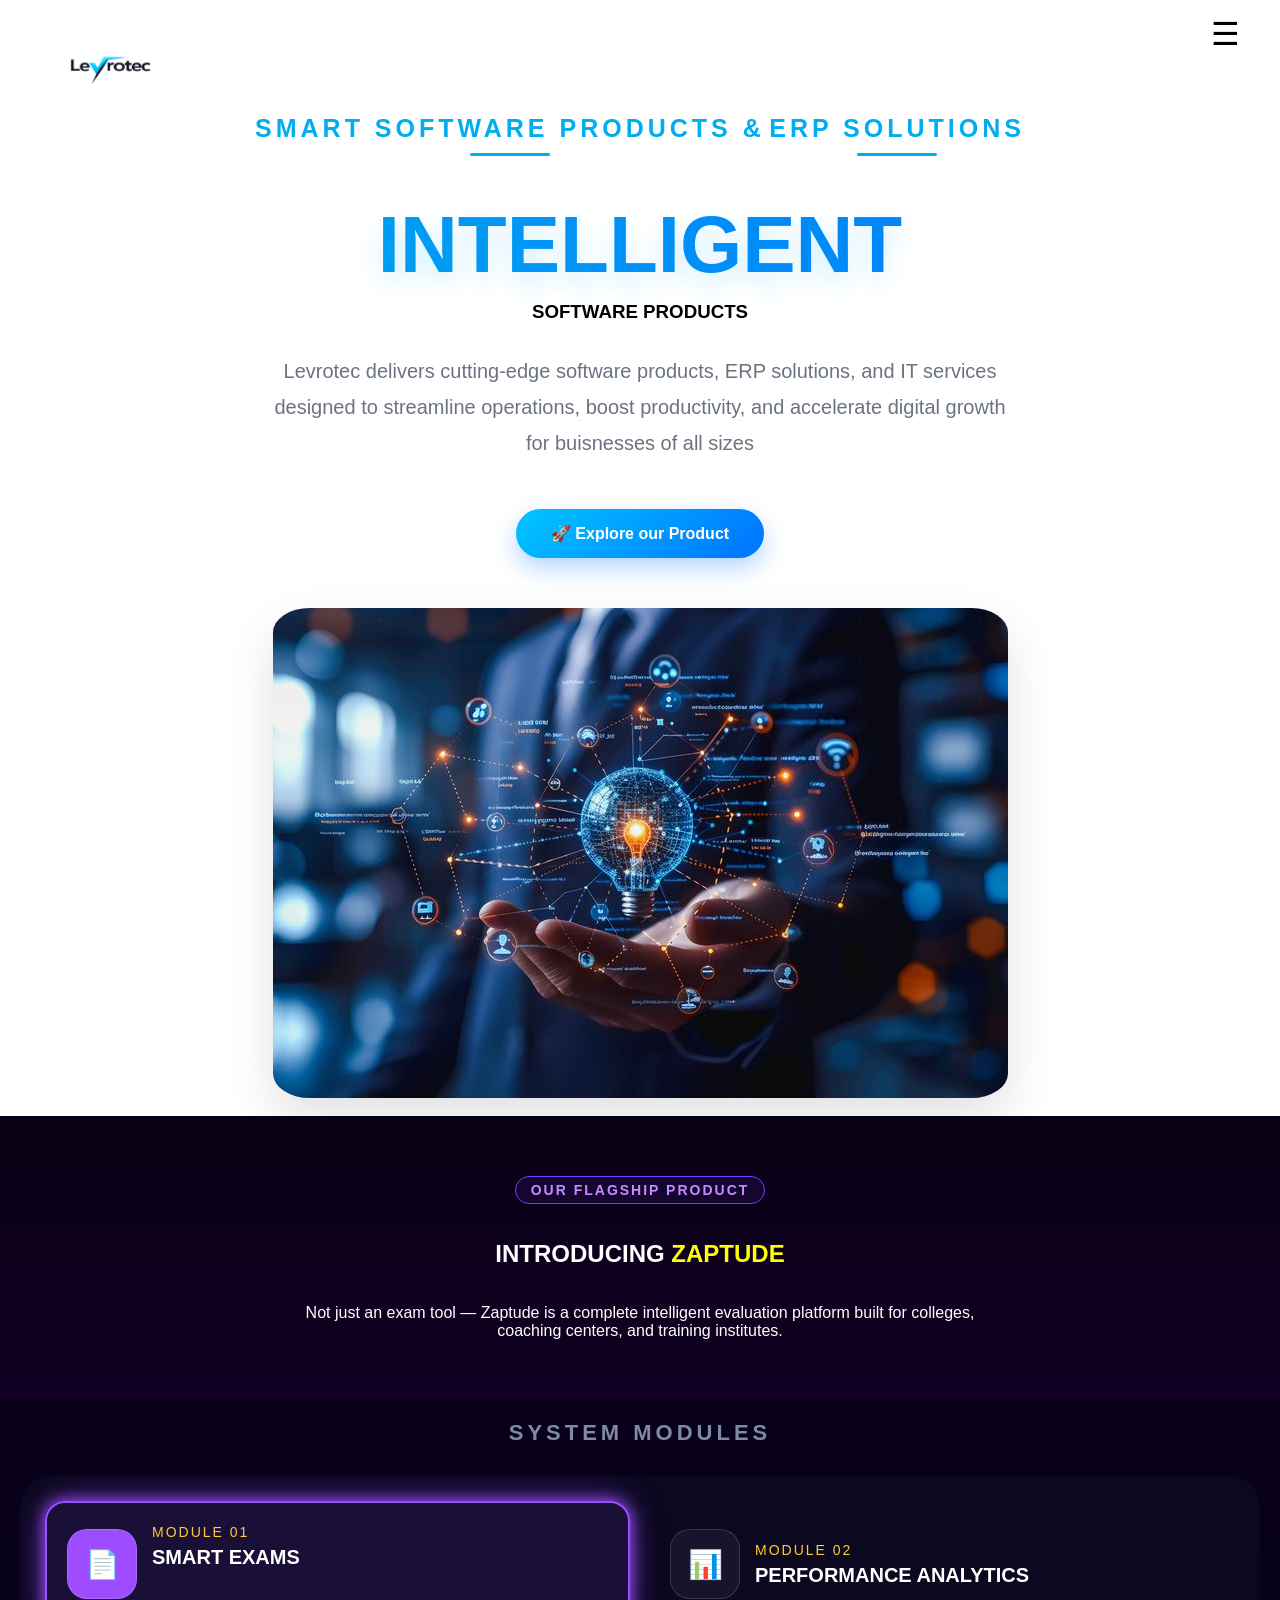
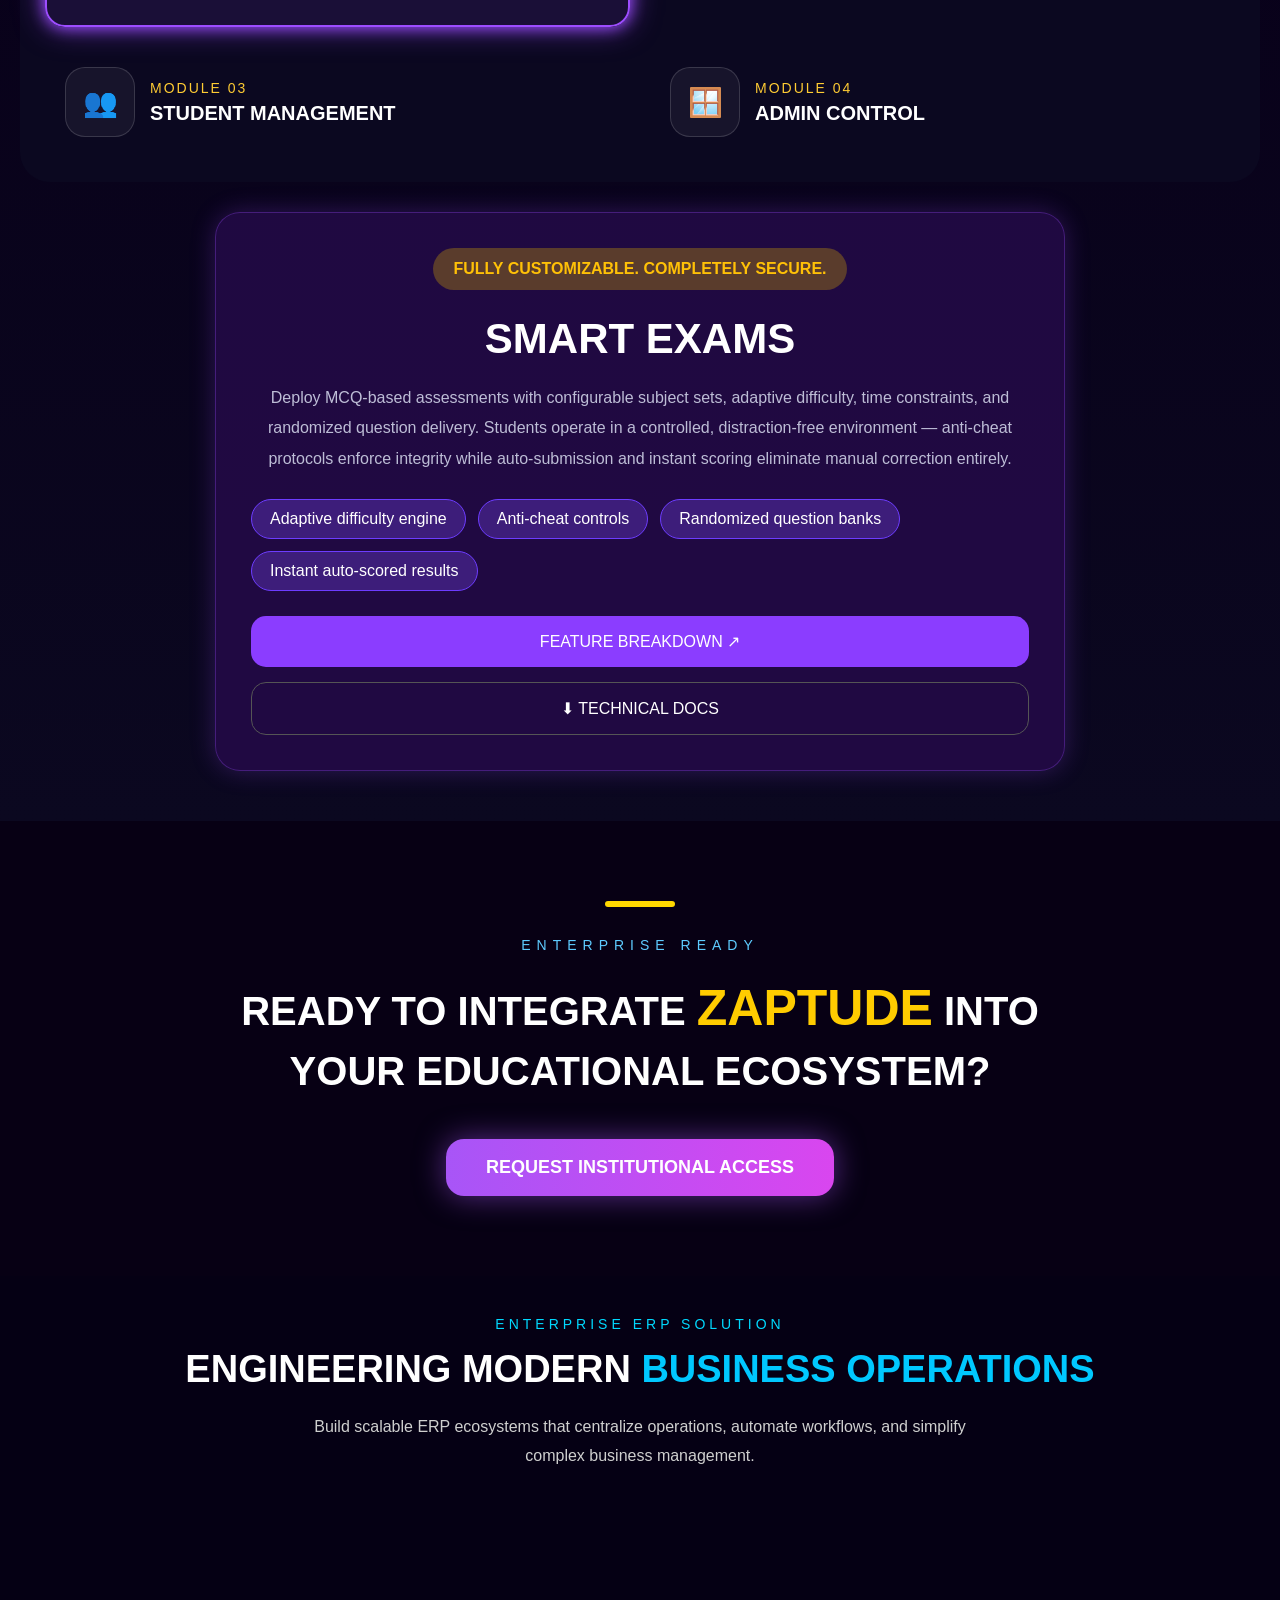
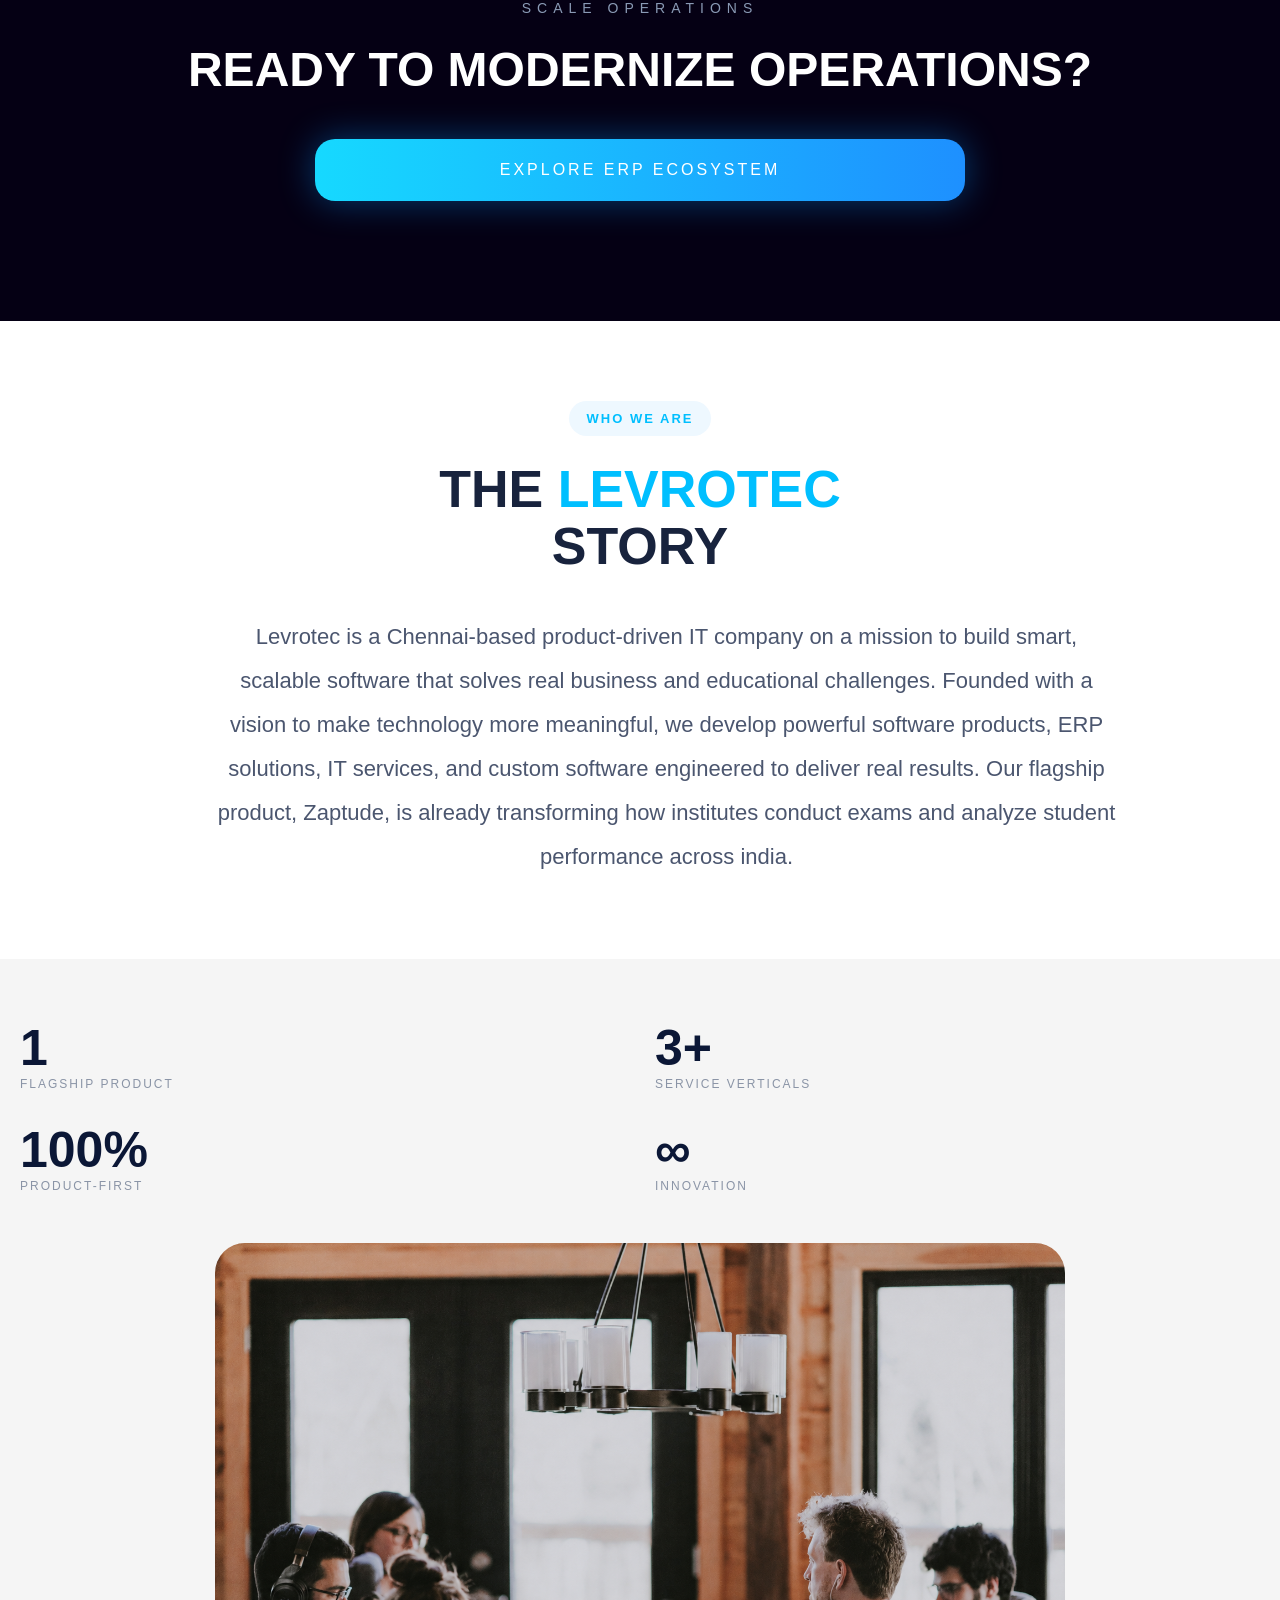
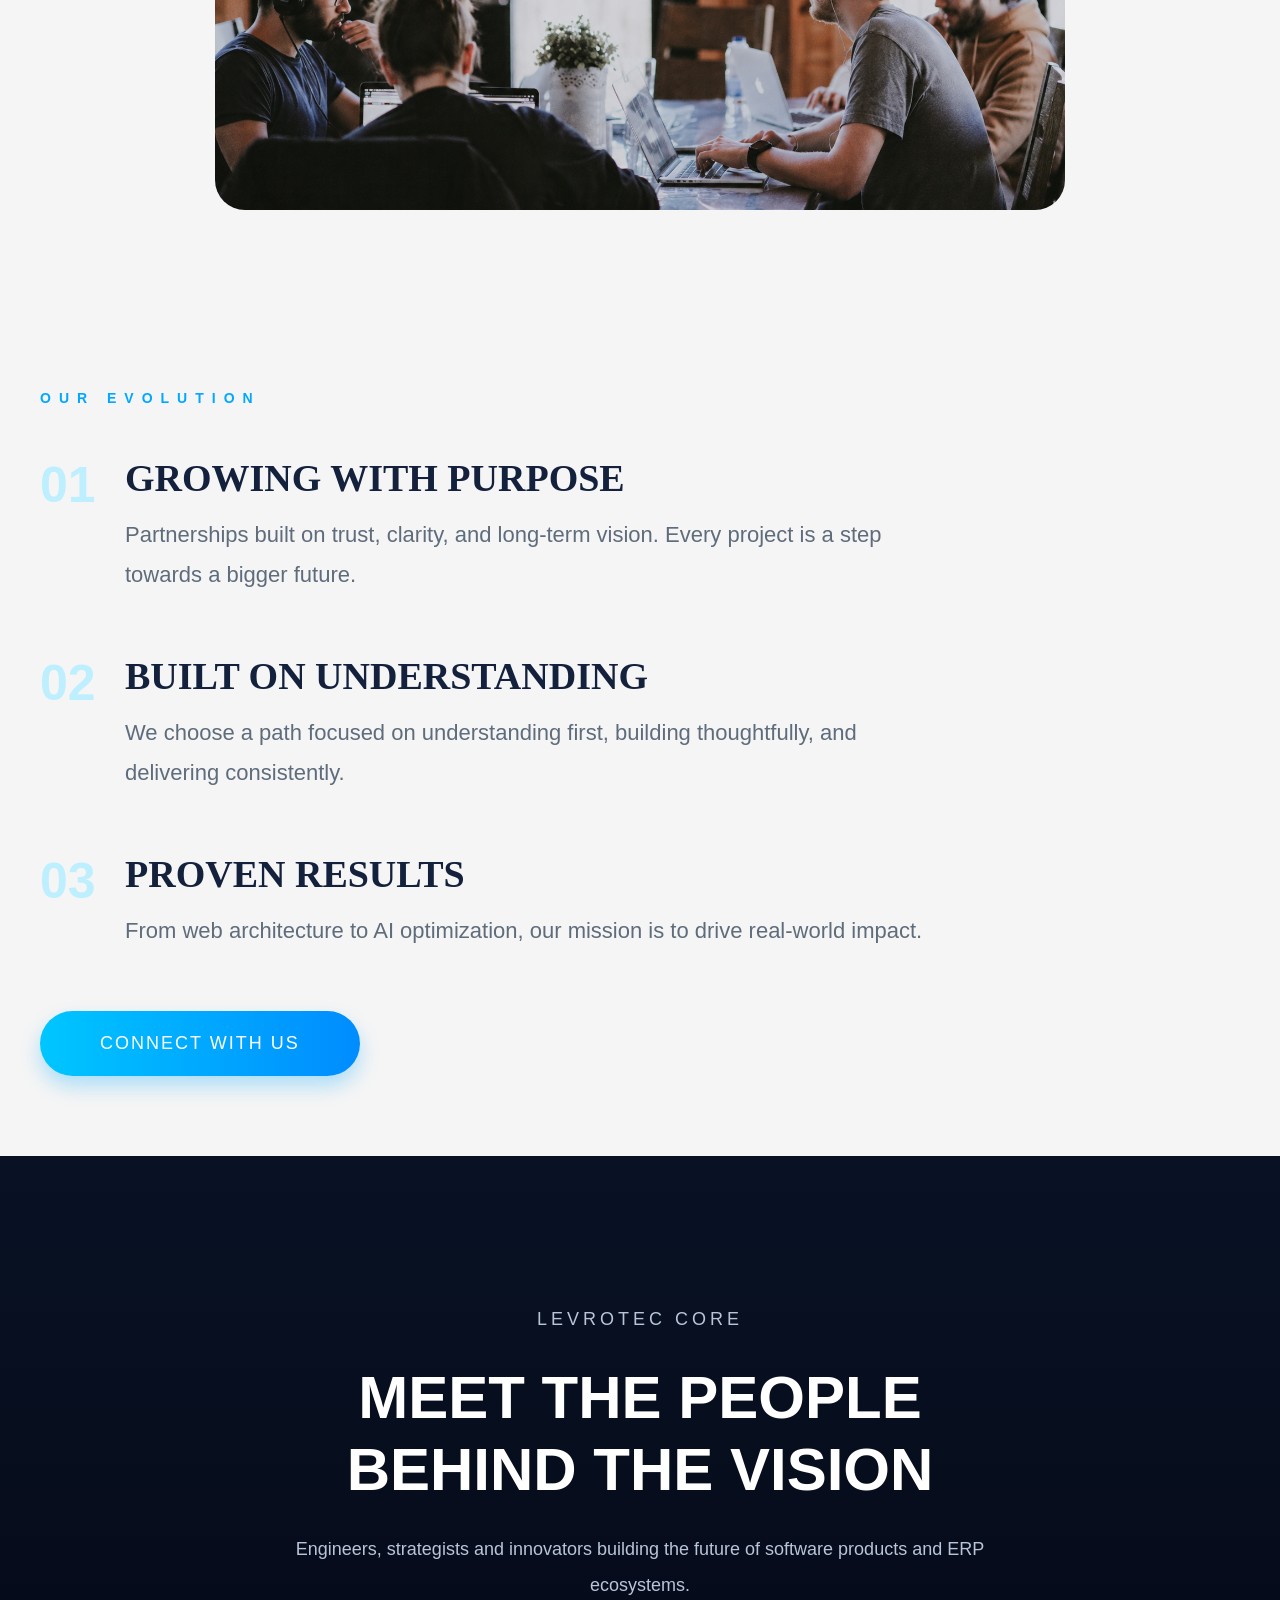
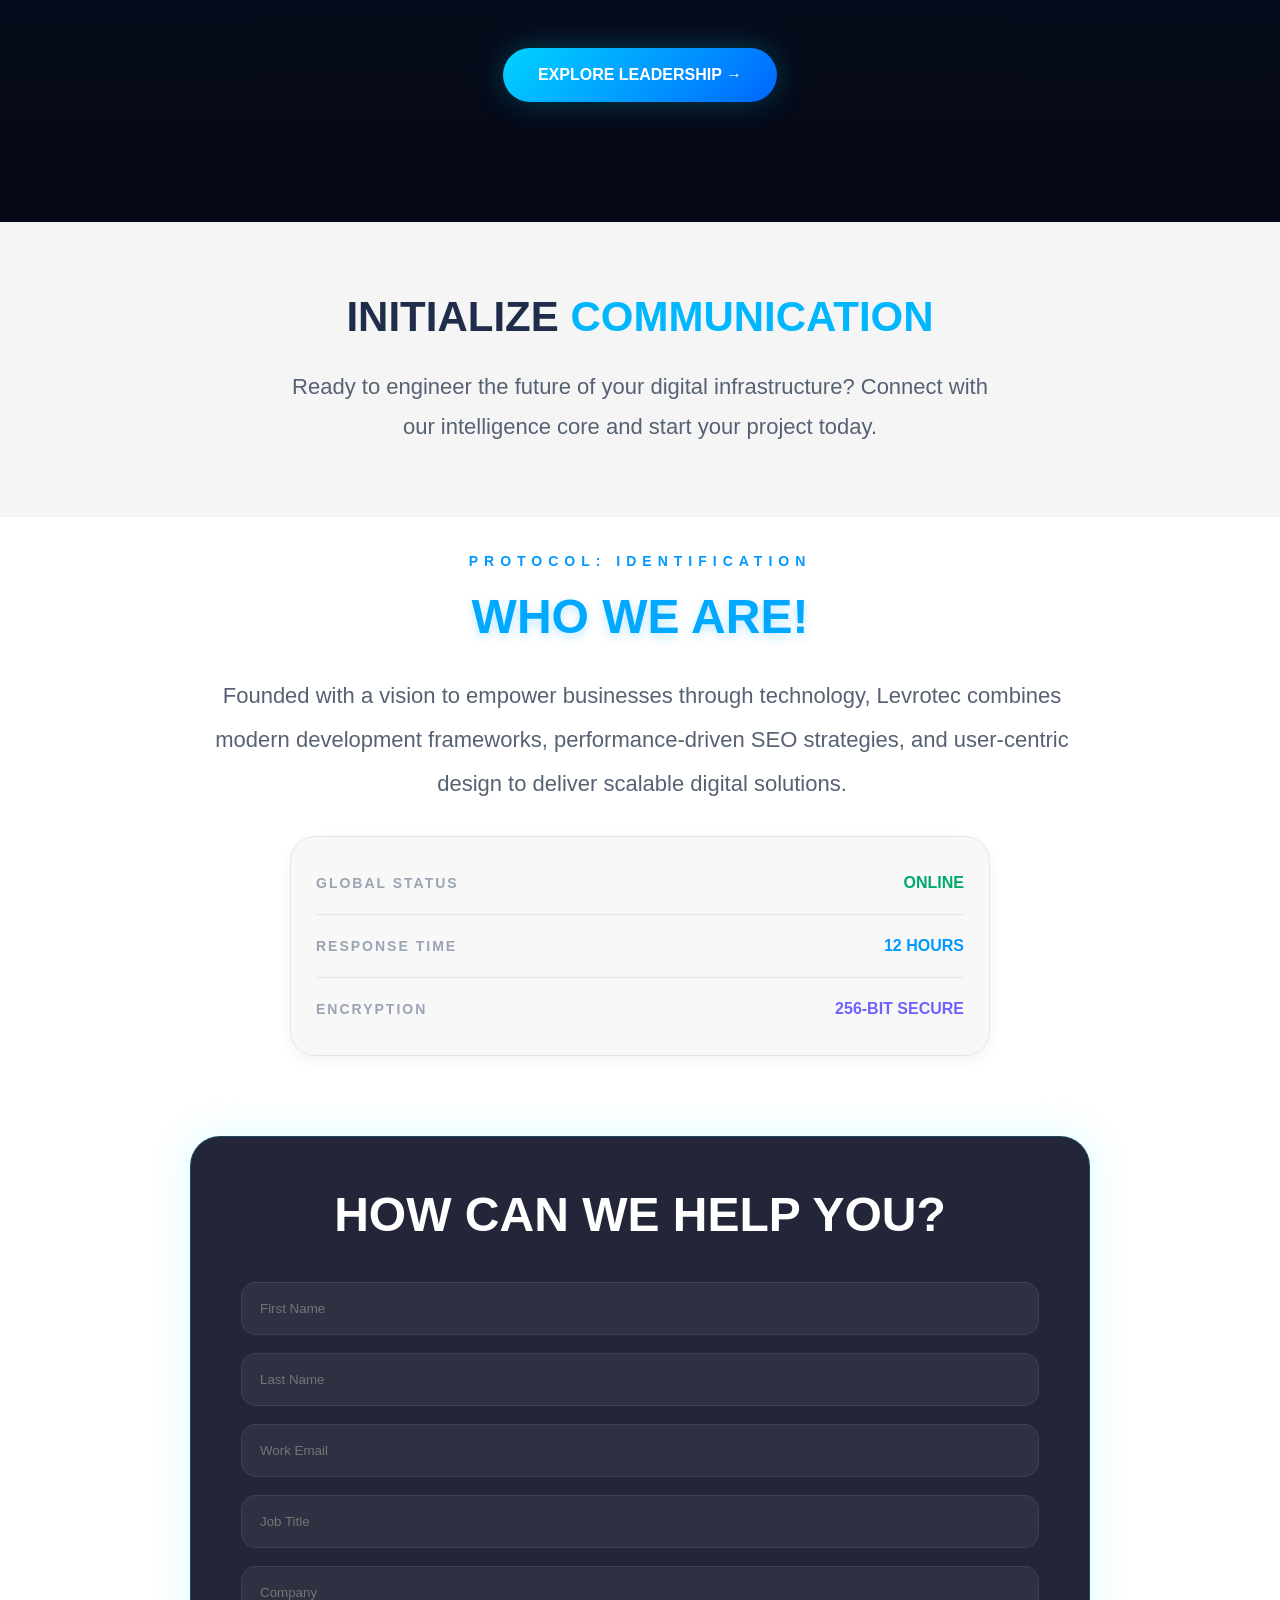
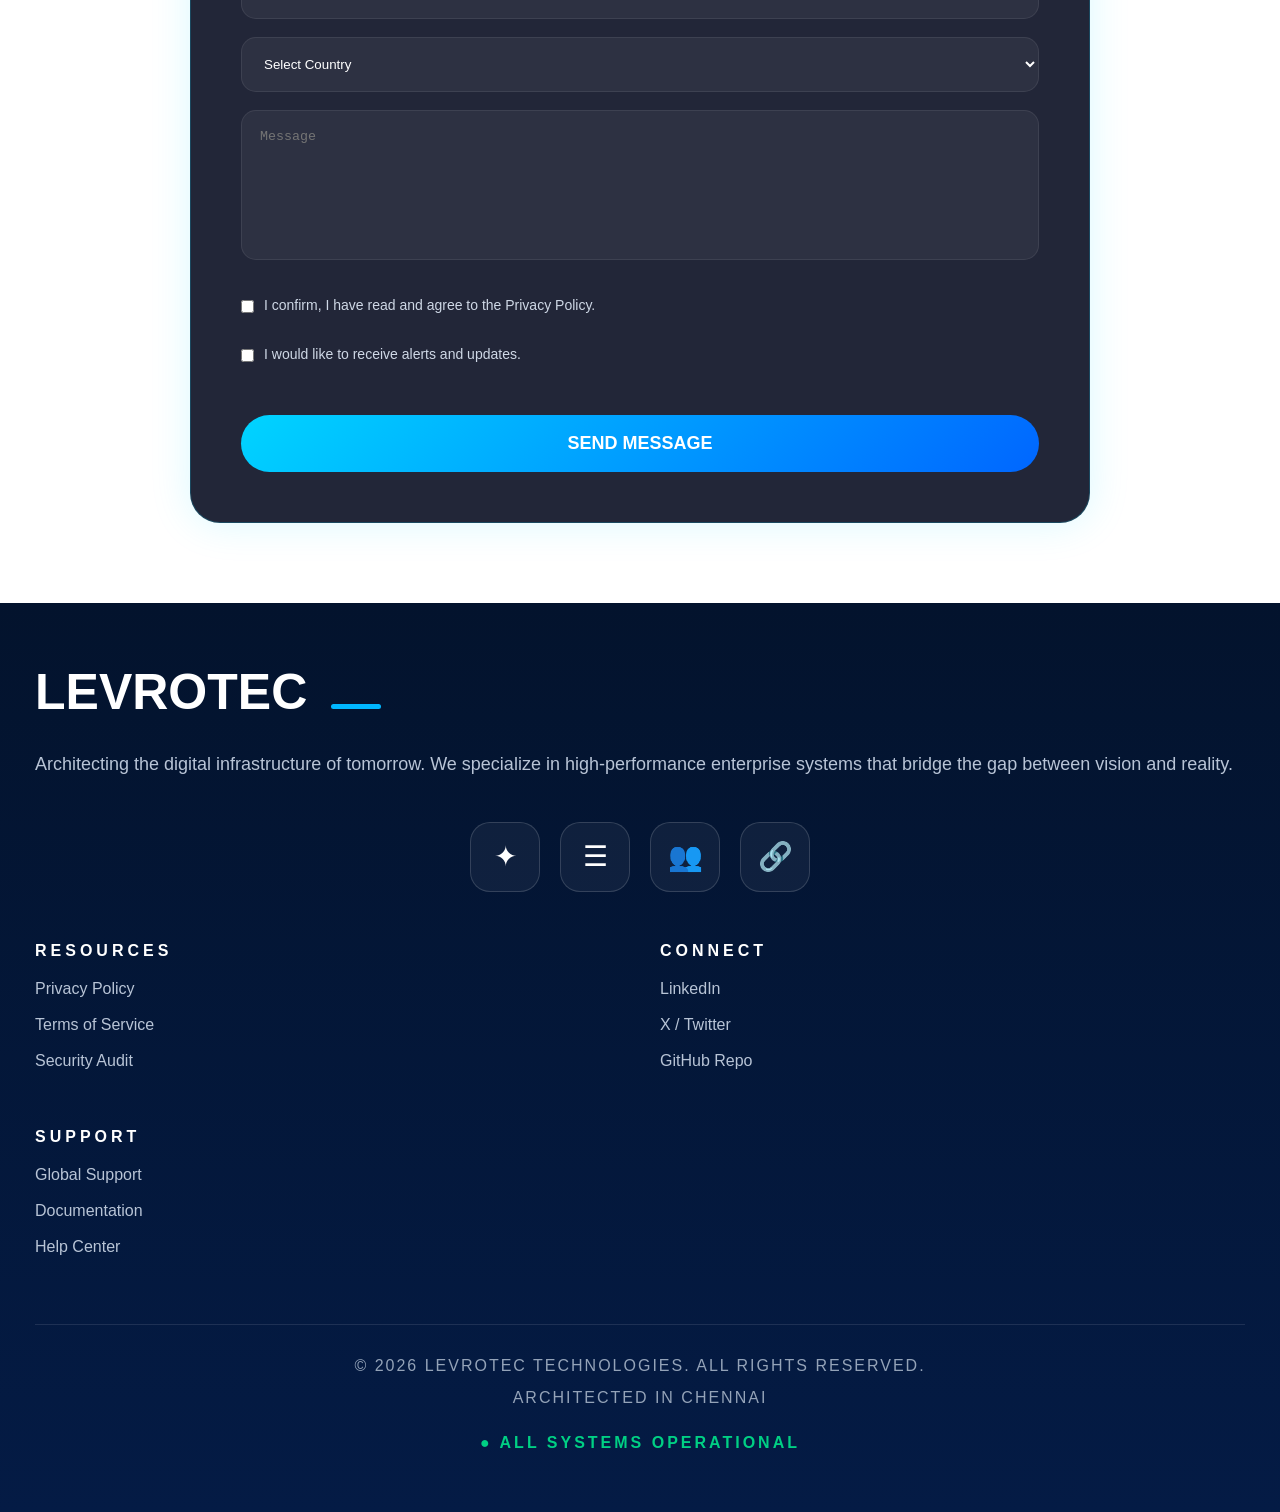
<file: index.html>
<!DOCTYPE html>
<html lang="en">
<head>
    <meta charset="UTF-8">
    <meta name="viewport" content="width=device-width, initial-scale=1.0">
    <title>Connect with Levrotec</title>
    <link rel="stylesheet" href="style.css">
</head>   
<body>
    <header>
        <div id="home" class="logo">
            <img id="logo" src="logo.png" alt="Levrotec">
        </div>

        <div class="menu-btn" onclick="openMenu()">
            ☰
        </div>
    </header>
    <div class="overlay" id="overlay" onclick="closeMenu()"></div>
    <div class="sidebar" id="sidebar">
        <span class="close-btn" onclick="closeMenu()">X</span>
        <ul>
            <li><a href="#home" onclick="closeMenu()">Home</a></li>
            <li><a href="#products" onclick="closeMenu()">Products</a></li>
            <li><a href="#about" onclick="closeMenu()">About us</a></li>
            <li><a href="#contactus" onclick="closeMenu()">Contact</a></li>
        </ul>
        <button class="start-btn">Get Started</button>
    </div><br>
    <center>
        <div class="heading">
            <br>
            <br>
            <h5> SMART SOFTWARE PRODUCTS &</h5>
            <h5> ERP SOLUTIONS </h5>
        </div>
    </center><br>

    <div class="power">
    <center>

        <div class="intel">
            <h3>INTELLIGENT</h3>
        </div>

        <h3>SOFTWARE PRODUCTS</h3>

    </center>
</div>
    
    <div class="para">
        <p>Levrotec delivers cutting-edge software products, ERP solutions, and IT services designed to streamline operations, boost productivity, and accelerate digital growth for buisnesses of all sizes</p>
    </div><br>
    <center>
        <a href="#products" class="explorebtn" id="explorebtn">
            🚀 Explore our Product
        </a>
    </center>



</body>
    <div class="main">
        <center>
            <img src="main.jpg" alt="Levrotecdiscuss">
        </center>
            <br>
        

            
        <section class="zaptitude hidden" id="products">
                
            <div class="zaptitude-content">
                    
                <div class="flagship-box">
                    OUR FLAGSHIP PRODUCT
                    
                </div>
            </div>
                <br><br>
                    
                <h1>
                    INTRODUCING
                        
                    <span>ZAPTUDE</span>
                    
                </h1>
                    
                <br><br>

                    
                <p>
                    Not just an exam tool — Zaptude is a complete
                    intelligent evaluation platform built for colleges,
                </p>
                <p>
                    coaching centers, and training institutes.
                    
                </p>
                
            </div>
                
            
        
        </section>
        <section class="modules">

                
            <h2 class="module-title">SYSTEM MODULES</h2>

                
            <div class="module-container">

                    
                <div class="module-card active" onclick="showModule(1,this)">
                        
                    <div class="icon-box">📄</div>
                        
                    <div>
                        <span>MODULE 01</span>
                            
                        <h3>SMART EXAMS</h3><br><br>
                        
                    </div>
                    
                </div>
                
                <div class="module-card" onclick="showModule(2,this)">
                        
                    <div class="icon-box">📊</div>
                        
                    <div>
                        <span>MODULE 02</span>
                        
                        <h3>PERFORMANCE ANALYTICS</h3>
                        
                    </div>
                    
                </div>
                    
                <div class="module-card" onclick="showModule(3,this)">
                        
                    <div class="icon-box">👥</div>
                        
                    <div>
                            
                        <span>MODULE 03</span>
                            
                        <h3>STUDENT MANAGEMENT</h3>
                        
                    </div>
                    
                </div>
                    
                    
                <div class="module-card" onclick="showModule(4,this)">
                        
                    <div class="icon-box">🪟</div>
                        
                    <div>
                            
                        <span>MODULE 04</span>
                            
                        <h3>ADMIN CONTROL</h3>
                        
                    </div>
                    
                </div>
                
            </div>

    <!-- Content changes here -->
     
    <div id="module-content" class="content-box">
        
        
        <div class="feature-label">
            
            FULLY CUSTOMIZABLE. COMPLETELY SECURE.
        
        </div>
        
        <h2>SMART EXAMS</h2>
        
        
        <p>
            Deploy MCQ-based assessments with configurable subject sets,
            adaptive difficulty, time constraints, and randomized question
            delivery. Students operate in a controlled, distraction-free
            environment — anti-cheat protocols enforce integrity while
            auto-submission and instant scoring eliminate manual correction
            entirely.
        </p>

        
        <div class="tags">
            <span>Adaptive difficulty engine</span>
            <span>Anti-cheat controls</span>
            <span>Randomized question banks</span>
            <span>Instant auto-scored results</span>
        </div>
        
        
        <a href="#" class="feature-btn">
            FEATURE BREAKDOWN ↗
        
        </a>
        
        <a href="#" class="docs-btn">
        ⬇ TECHNICAL DOCS
    </a>
</div>

</section>


<section class="cta-section">
    
    <div class="line"></div>

    <p class="sub-title">ENTERPRISE READY</p>

    <h2>
        READY TO INTEGRATE
        <span>ZAPTUDE</span>
        INTO YOUR EDUCATIONAL ECOSYSTEM?
    </h2>

    
    <button class="cta-btn" onclick="openWhatsApp()">
    
    
        REQUEST INSTITUTIONAL ACCESS

    </button>


</section>


<section class="erp-section">

    
    <p class="erp-subtitle">ENTERPRISE ERP SOLUTION</p>

    
    <h2 class="erp-title">
        
        ENGINEERING MODERN
        
        <span>BUSINESS OPERATIONS</span>
    
    </h2>

    
    <p class="erp-desc">
        Build scalable ERP ecosystems that centralize operations,
        automate workflows, and simplify complex business management.
    </p>




    
    


    <section class="scale-section">

    
        <p class="scale-subtitle">SCALE OPERATIONS</p>

    
        <h2 class="scale-title">
        
            READY TO MODERNIZE OPERATIONS?
    
        </h2>

    
        <button class="erp-btn">
        
            EXPLORE ERP ECOSYSTEM
    
        </button>


    </section>


</section>


<section id="about" class="story-section">

    
    <span class="story-badge">WHO WE ARE</span>

    
    <h2 class="story-title">
        THE <span>LEVROTEC</span><br>
        STORY
    
    </h2>

    <p class="story-text">
        Levrotec is a Chennai-based product-driven IT company on a mission
        to build smart, scalable software that solves real business and
        educational challenges.

        Founded with a vision to make technology more meaningful, we
        develop powerful software products, ERP solutions, IT services,
        and custom software engineered to deliver real results.
        Our flagship product, Zaptude, is already transforming how institutes
        conduct exams and analyze student performance across india.
    </p>


</section>



<section class="leadership-section">

    
    <div class="stats">
        
        <div class="stat-box">
            <h2>1</h2>
            <p>FLAGSHIP PRODUCT</p>
        </div>

        
        <div class="stat-box">
            <h2>3+</h2>
            <p>SERVICE VERTICALS</p>
        </div>

        
        <div class="stat-box">
            <h2>100%</h2>
            <p>PRODUCT-FIRST</p>
        </div>

        
        <div class="stat-box">
            <h2>∞</h2>
            <p>INNOVATION</p>
        
        </div>
    
    </div>

    
    <div class="leader-image">
        <img src="discuss.png" alt="levrotec team discussion">
        
    
    </div>

    
    


</section>



<section class="evolution-section">

    <p class="evolution-tag">OUR EVOLUTION</p>

    <div class="evolution-item">
        <span class="number">01</span>
        
        <div>
            <h3>GROWING WITH PURPOSE</h3>
            <p>
                Partnerships built on trust, clarity, and long-term vision.
                Every project is a step towards a bigger future.
            </p>
        </div>
    </div>

    <div class="evolution-item">
        <span class="number">02</span>
        
        <div>
            <h3>BUILT ON UNDERSTANDING</h3>
            <p>
                We choose a path focused on understanding first,
                building thoughtfully, and delivering consistently.
            </p>
        </div>
    </div>

    
    <div class="evolution-item">
        
        <span class="number">03</span>
        
        <div>
    
            <h3>PROVEN RESULTS</h3>
            <p>
                From web architecture to AI optimization,
                our mission is to drive real-world impact.
            </p>
        
        </div>
    
    </div>

    
    <a href="#contactus" class="evolution-btn">
        
        CONNECT WITH US
    
    </a>


</section>

<section class="team-preview">

    <p class="team-tag">LEVROTEC CORE</p>

    <h2>
        MEET THE PEOPLE<br>
        BEHIND THE VISION
    </h2>

    <p>
        Engineers, strategists and innovators building
        the future of software products and ERP ecosystems.
    </p>

    <a href="team.html" class="team-btn">
        EXPLORE LEADERSHIP →
    </a>

</section>








<section id="contactus" class="communication-section">

    
    <h2 class="communication-title">
        
        INITIALIZE <span>COMMUNICATION</span>
    
    </h2>

    <p class="communication-text">
        Ready to engineer the future of your digital infrastructure?
        Connect with our intelligence core and start your project today.
    </p>


</section><br><br>



<p id="protocol">PROTOCOL: IDENTIFICATION</p>    

<h2 class="about-title">        
    WHO WE ARE!
    
</h2>


<p class="about-text">

    Founded with a vision to empower businesses through technology,

    Levrotec combines modern development frameworks, performance-driven

    SEO strategies, and user-centric design to deliver scalable

    digital solutions.

</p>


<div class="status-card">

    
    
    <div class="status-row">
        
        <span>GLOBAL STATUS</span>
        <span class="online">ONLINE</span>
    </div>

    
    <div class="status-row">
        <span>RESPONSE TIME</span>
        <span class="response"> 12 HOURS</span>
    </div>

    <div class="status-row">
        <span>ENCRYPTION</span>
        <span class="secure">256-BIT SECURE</span>
    </div>


</div>






<section class="contact-card">

    <h2>HOW CAN WE HELP YOU?</h2>

    <form>
        <input type="text" placeholder="First Name">
        <input type="text" placeholder="Last Name">
        <input type="email" placeholder="Work Email">
        <input type="text" placeholder="Job Title">
        <input type="text" placeholder="Company">

        <select>
            <option>Select Country</option>
            <option>India</option>
            <option>USA</option>
            <option>UK</option>
        </select>

        <textarea placeholder="Message"></textarea>

        <label class="check">
            <input type="checkbox">
            I confirm, I have read and agree to the Privacy Policy.
        </label>

        <label class="check">
            <input type="checkbox">
            I would like to receive alerts and updates.
        </label>

        <button type="submit">SEND MESSAGE</button>
    </form>


</section>



</section>




<footer class="footer">

    <h2>LEVROTEC <span></span></h2>

    <p class="footer-desc">
        Architecting the digital infrastructure of tomorrow.
        We specialize in high-performance enterprise systems
        that bridge the gap between vision and reality.
    </p>

    <div class="footer-icons">
        <div class="icon-box">✦</div>
        <div class="icon-box">☰</div>
        <div class="icon-box">👥</div>
        <div class="icon-box">🔗</div>
    </div>

    <div class="footer-links">

        <div>
            <h4>RESOURCES</h4>
            <a href="#">Privacy Policy</a>
            <a href="#">Terms of Service</a>
            <a href="#">Security Audit</a>
        </div>

        <div>
            <h4>CONNECT</h4>
            <a href="https://www.linkedin.com/company/levrotec/" target="_blank">

                LinkedIn
            </a>
        

            <a href="#">X / Twitter</a>
            <a href="#">GitHub Repo</a>
        </div>

        <div>
            <h4>SUPPORT</h4>
            <a href="#">Global Support</a>
            <a href="#">Documentation</a>
            <a href="#">Help Center</a>
        </div>

    </div>

    <hr>

    <p class="copyright">
        © 2026 LEVROTEC TECHNOLOGIES. ALL RIGHTS RESERVED.
        <br>
        ARCHITECTED IN CHENNAI
    </p>

    <div class="status">
        ● ALL SYSTEMS OPERATIONAL
    </div>

</footer>

</div>


<script>
const logo = document.getElementById("logo");

window.addEventListener("scroll", function() {
    if (window.scrollY > 700) {
        logo.src = "logo-white.png";
    } else {
        logo.src = "logo.png";
    }
});
</script>

    <script src="index.js"></script>
</body>
</html>
</file>
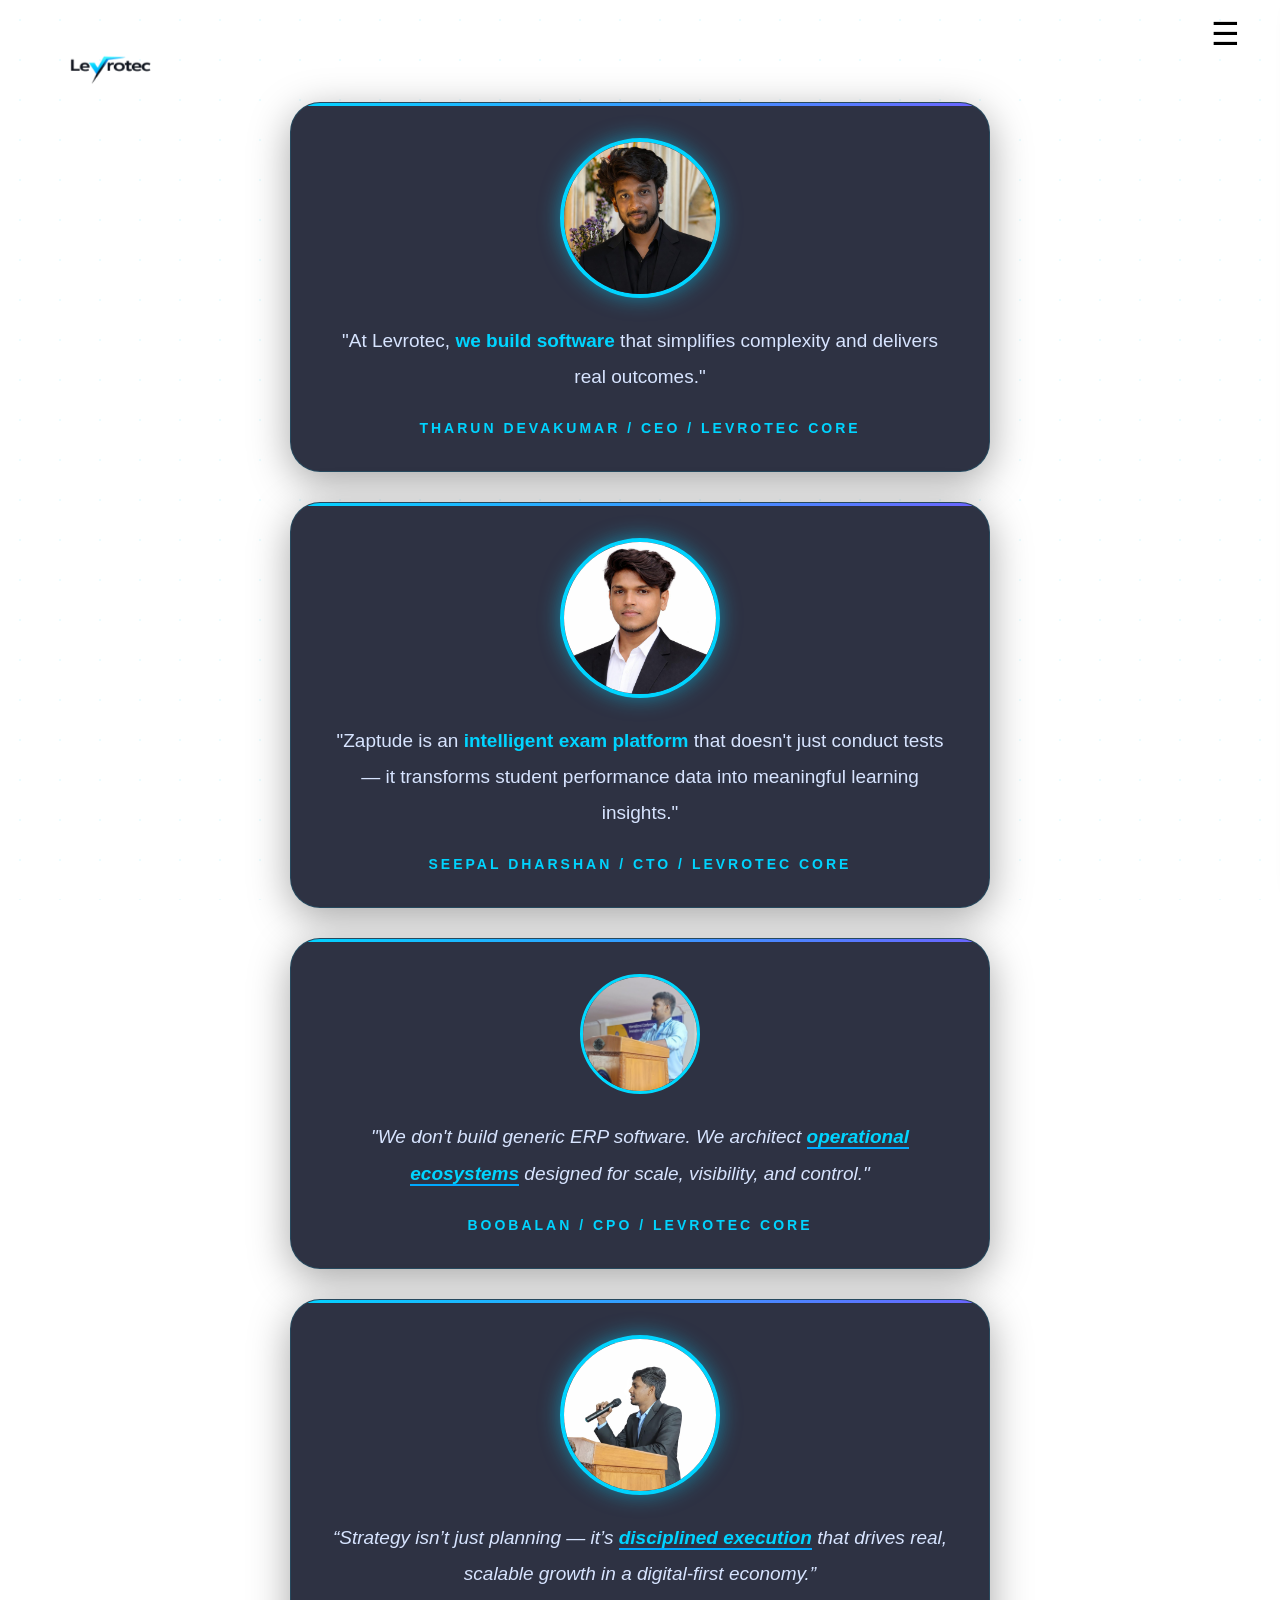
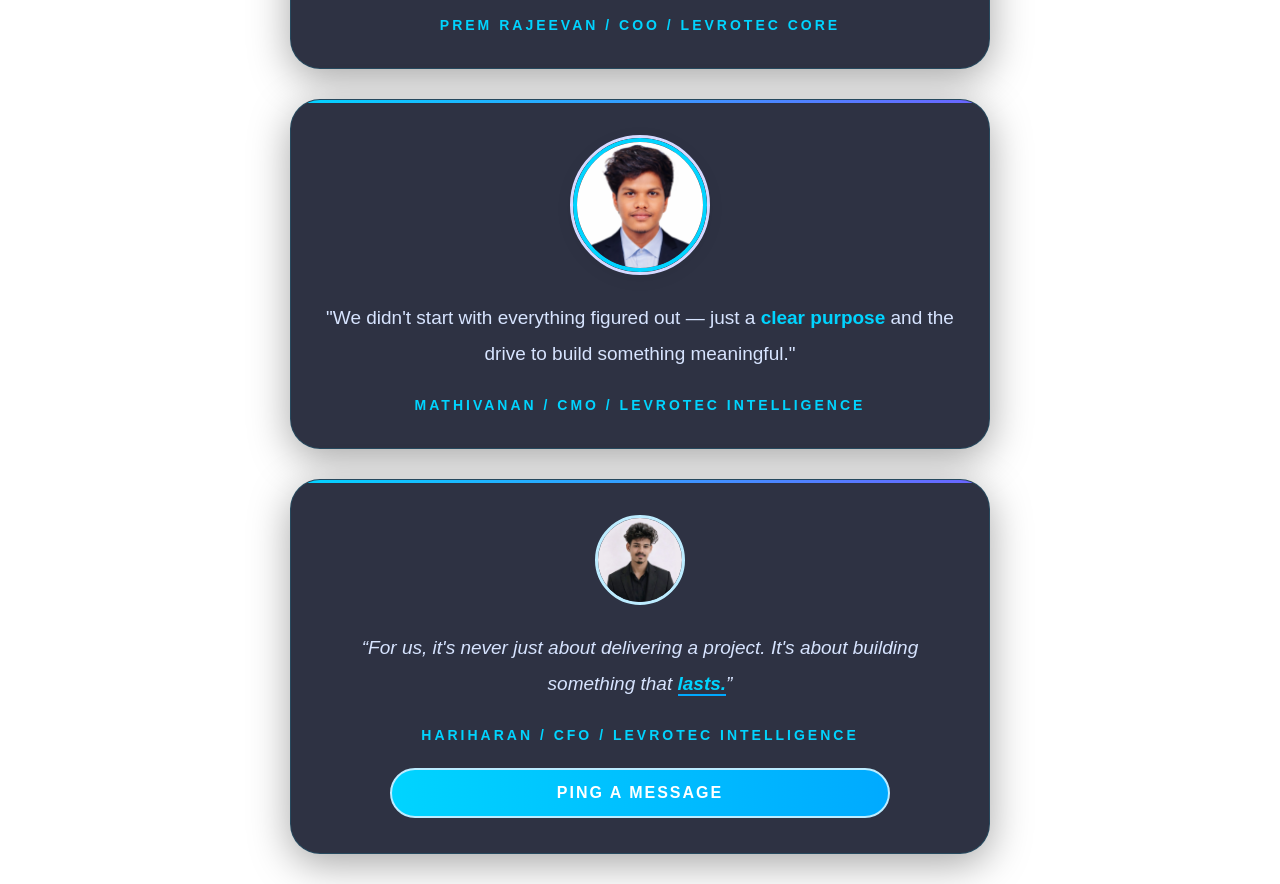
<file: team.html>
<!DOCTYPE html>
<html lang="en">
<head>
    <meta charset="UTF-8">
    <meta name="viewport" content="width=device-width, initial-scale=1.0">
    <link rel="stylesheet" href="style.css">
    <title>Meet Our Team
    </title>
</head>
<body>
    
    <header>
        
        <div id="home" class="logo">
            
            <img id="logo" src="logo.png" alt="Levrotec">
        
        </div>

        <div class="menu-btn" onclick="openMenu()">
            ☰
        </div>
    
    </header>
    
    <div class="overlay" id="overlay" onclick="closeMenu()"></div>
    <div class="sidebar" id="sidebar">
        <span class="close-btn" onclick="closeMenu()">X</span>
        <ul>
            <li><a href="index.html#home" onclick="closeMenu()">Home</a></li>
            <li><a href="index.html#products" onclick="closeMenu()">Products</a></li>
            <li><a href="index.html#about" onclick="closeMenu()">About us</a></li>
            <li><a href="index.html#contactus" onclick="closeMenu()">Contact</a></li>
        </ul>
        <button class="start-btn">Get Started</button>
    </div><br><br>
    <br><br>





    
    <section class="ceo-card">
            <img src="tharun.jpeg" class="ceo-img">
            <div class="ceo-content">
                <p>
                    "At Levrotec,
                    <span>we build software</span>
                    that simplifies complexity and delivers real outcomes."
                </p>
                <h4>THARUN DEVAKUMAR / CEO / LEVROTEC CORE</h4>
            </div>
        </section>
        <div class="cto-card hidden">
            <img src="sepal.jpeg" alt="CTO" class="cto-img"> 
            <p>
                "Zaptude is an
                <span>intelligent exam platform</span>
                that doesn't just conduct tests — it transforms student
                performance data into meaningful learning insights."
            </p>
            <h4>SEEPAL DHARSHAN / CTO / LEVROTEC CORE</h4>
        </div>
        <section class="erp-quote-card">
            <div class="quote-img-container">
                <img src="boobalan2.jpg" alt="CPO" class="quote-img">
            </div>
            <p class="quote-text">
                "We don't build generic ERP software. We architect
                <span>operational ecosystems</span>
                designed for scale, visibility, and control."
            </p>
            <h4 class="quote-author">
                BOOBALAN / CPO / LEVROTEC CORE
            </h4>
        </section>
        <div class="quote-card2">
            <div class="quote-img-container2">
                <img src="prem-coo.jpeg" class="quote2-img">
            </div>
            <p class="quote-text">
                “Strategy isn’t just planning — it’s
                <span>disciplined execution</span>
                that drives real, scalable growth in a
                digital-first economy.”
            </p>
            <div class="quote-author">
                PREM RAJEEVAN / COO / LEVROTEC CORE
            </div>
        </div>
        
        
        <div class="quote-card3">
                
            <div class="quote-img-container3">
            
                <img src="mathi.png" alt="Mathivanan">
            
            </div>
                
            
            <p class="quote-text3">
            
                "We didn't start with everything figured out —
            
                just a <span>clear purpose</span> and the drive
            
                to build something meaningful."
            
            </p>
                
            
            <div class="quote-author">
            
                MATHIVANAN / CMO / LEVROTEC INTELLIGENCE
            
            </div>
            
        </div>
         
        
        <div class="leader-card">
            <div class="leader-img">
                <img src="hariharan.jpeg" alt="Leader">
            </div>
            <p class="leader-quote">
                “For us, it's never just about delivering a project.
                It's about building something that <span>lasts.</span>”
            </p>
            <div class="leader-author">
                HARIHARAN / CFO / LEVROTEC INTELLIGENCE
            </div>
            <a href="#" class="leader-btn">PING A MESSAGE</a>
        </div>


        <script src="index.js"></script>

    </body>
    </html>
</file>
<file: style.css>
*{
    margin:0;
    padding:0;
    box-sizing:border-box;
}

html,body{
    width:100%;
    overflow-x:hidden;
    font-family:Arial,sans-serif;
}

header{
    position: fixed;
    top: 0;
    left: 0;
    width: 100%;
    z-index: 9999;
    display:flex;
    align-items:center;
    justify-content:space-between;

    padding:25px 35px;
    
    width:100%;
}

.logo{
    position: relative;
    z-index: 100000;
}

.logo img{
    position: relative;
    width:150px;
    top: -5px;
    height:auto;
    display:block;
    
}

.menu-btn{
    position: fixed;
    right: 40px;
    top: 15px;
    margin-left: auto;
    font-size:32px;
    cursor:pointer;
}


.overlay{
    position: fixed;
    top:0;
    left:0;
    width:100%;
    height:100vh;
    background:rgba(0,0,0,0.3);
    display:none;
    z-index:999;
}

.sidebar{
    position:fixed;
    top:0;
    right:-320px;
    width:300px;
    max-width:80%;
    height:100vh;
    background:#fff;
    border-radius:20px 0 0 20px;
    padding:30px;
    transition:0.4s ease;
    box-shadow:-5px 0 20px rgba(0,0,0,0.15);
    z-index:1000;
}

.sidebar.active{
    right:0;
}

.sidebar ul{
    list-style:none;
    margin-top:50px;
}

.sidebar ul li{
    margin:25px 0;
}

.sidebar ul li a{
    text-decoration:none;
    color:#24344d;
    font-size:20px;
    font-weight:600;
}

.close-btn{
    font-size:25px;
    float:right;
    cursor:pointer;
}

.start-btn{
    width:100%;
    margin-top:40px;
    padding:15px;
    border:none;
    border-radius:15px;
    background:#00AEEF;
    color:white;
    font-size:18px;
    cursor:pointer;
}

@media(max-width:768px){
    .logo img{
        position: fixed;
        
        width:120px;
        height: auto;
        margin-left: -20px;
    }

    .menu-btn{
        position: fixed;
        top: 10px;
        right: 24px;
        z-index: 9999;
        font-size:24px;
    }

    .sidebar{
        width:80%;
        max-width: 300px;
        padding:20px;
        overflow-x: hidden;
    }
}

/* HERO SECTION */

.heading{
    text-align:center;
    margin-top:60px;
}

.heading h5{
    color:#00AEEF;
    font-size:25px;
    font-weight:900;
    letter-spacing:4px;
    text-transform:uppercase;
    position:relative;
    display:inline-block;
}

.heading h5::after{
    content:"";
    display:block;
    width:80px;
    height:3px;
    background:#00AEEF;
    margin:10px auto 0;
    border-radius:10px;
}

.power{
    text-align:center;
    margin-top:25px;
}

.power h4{
    font-size:3rem;
    color:#111827;
    font-family:'Montserrat',sans-serif;
    font-weight:700;
    margin-bottom:10px;
}

.intel h3{
    font-size:5rem;
    font-family:'Montserrat',sans-serif;
    font-weight:900;
    background:linear-gradient(90deg,#00AEEF,#0072ff);
    -webkit-background-clip:text;
    -webkit-text-fill-color:transparent;
    text-shadow:0 10px 25px rgba(0,174,239,.2);
    margin:10px 0;
}

.power > h3{
    font-size:2rem;
    color:#374151;
    font-weight:700;
}

.para{
    max-width:800px;
    margin:30px auto;
    text-align:center;
    font-size:20px;
    line-height:1.8;
    color:#6b7280;
    padding:0 20px;
}

.explorebtn{
    display:inline-block;
    padding:15px 35px;
    background:linear-gradient(135deg,#00c6ff,#0072ff);
    color:white;
    text-decoration:none;
    border-radius:50px;
    font-family:'Poppins',sans-serif;
    font-weight:600;
    box-shadow:0 10px 25px rgba(0,114,255,.3);
    transition:all .3s ease;
}

.explorebtn:hover{
    transform:translateY(-5px) scale(1.05);
    box-shadow:0 15px 35px rgba(0,114,255,.4);
}

.main{
    
    width:100%;
    text-align:center;
    margin-top:50px;
}

.main img:not(.ceo-img):not(.cto-img){
    width:90%;
    max-width:1200px;
    border-radius:25px;
    box-shadow:0 20px 50px rgba(0,0,0,.12);
}

/* FLOATING ANIMATION */

.intel{
    animation:float 3s ease-in-out infinite;
}

@keyframes float{
    0%,100%{
        transform:translateY(0);
    }
    50%{
        transform:translateY(-10px);
    }
}

/* MOBILE */

@media(max-width:768px){

    .heading{
        margin-top:30px;
    }

    .power h4{
        font-size:1.8rem;
    }

    .intel h3{
        font-size:2.8rem;
    }

    .power > h3{
        font-size:1.2rem;
    }

    .para{
        font-size:14px;
    }

    .explorebtn{
        padding:12px 25px;
        font-size:14px;
    }

    .main img:not(.ceo-img):not(.cto-img){
        width:95%;
    }
}
    
.main {
    width: 100%;
    max-width: none;
    text-align: center;
    display: flex;
    flex-direction: column;
    align-items: center;
}
.main img:not(.ceo-img):not(.cto-img){
    width:100%;
    height: auto;
    display: flex;
    border-radius: 5%;
}





.zaptitude{
    background: linear-gradient(180deg, #080014 0%, #120024 100%);
    width: 100%;
    
    color: white;
    padding: 60px 20px;
    box-sizing: border-box;
    
}
.flagship-box{
    display: inline-block;
    padding: 5px 15px;
    border: 1.5px solid #7a3cff;
    border-radius: 30px;
    color: #c58cff;
    font-size: 14px;
    font-weight: 600;
    letter-spacing: 2px;
    background: rgba(122, 60, 255, 0.1);
    backdrop-filter: blur(5px);
}
.zaptitude-content p{
    font-size: 22px;
    text-align: center;
    font-family: 'Segoe UI', Tahoma, Geneva, Verdana, sans-serif;
}
h1 span {
    color: yellow;
}



@keyframes slideUp{
    from{
        opacity:0;
        transform:translateY(100px);
    }
    to{
        opacity:1;
        transform:translateY(0);
    }
}

html {
    scroll-behavior: smooth;
}
/*
.hidden{
    opacity: 0;
    transform: translateY(100px);
    transition: all 1s ease;
}
*/
.show{
    opacity: 1;
    transform: translateY(0);
}

.modules{
    width: 100%;
    margin-top: 0;
    padding:40px 20px;
    background: linear-gradient(180deg, #080014 0%, #120024 100%);
}

.module-title{
    text-align: center;
    color:#7e8aa5;
    letter-spacing:4px;
    font-size:22px;
    margin-bottom:30px;
}

.module-container{
    width: 100%;
    background: rgba(35, 10, 70, 0.9);
    border-radius:30px;
    padding:25px;
    display:grid;
    grid-template-columns:1fr 1fr;
    gap:20px;
}

.module-card{
    display:flex;
    align-items:center;
    gap:15px;
    padding:20px;
    border-radius:20px;
    color:#7e8aa5;
    transition:0.4s;
}

.module-card.active{
    border:2px solid #9d4dff;
    box-shadow:0 0 20px rgba(157,77,255,.5);
    background:rgba(157,77,255,.08);
}

.icon-box{
    width:60px;
    height:60px;
    border-radius:18px;
    background:#1c1838;
    display:flex;
    align-items:center;
    justify-content:center;
    font-size:28px;
}

.active .icon-box{
    background:#9d4dff;
    color:white;
}

.module-card span{
    font-family: Arial, Helvetica, sans-serif;
    color:#ffcc33;
    font-size:14px;
    letter-spacing:2px;
}

.module-card h3{
    font-family: 'Gill Sans', 'Gill Sans MT', Calibri, 'Trebuchet MS', sans-serif;
    margin-top:5px;
    font-size:20px;
    color:white;
}
@media (max-width:768px){

  .module-container{
      padding:15px;
      gap:12px;
  }

  .module-card{
      padding:10px;
      gap:8px;
  }

  .icon-box{
      width:40px;
      height:40px;
      font-size:18px;
  }

  .module-card span{
      font-size:10px;
  }

  .module-card h3{
      font-size:12px;
      line-height:1.2;
  }

  .modules{
      padding:20px 10px;
  }

  
  .module-title{
      font-size:18px;
      margin-bottom:15px;
  }
}

.modules{
    width: 100vw;
    margin: 0;
    background:linear-gradient(180deg,#080019,#0b0820);
    padding:20px;
    box-sizing: border-box;
    overflow: hidden;
}

.module-container{
    width: 100%;
    max-width: none;
    margin: 0;
    background:#0b0820;
    
}






.content-box{
    width: 95%;
    max-width: 850px;
    margin: 30px auto;
    padding: 25px;
    background: rgba(35,10,70,0.95);
    border: 1px solid rgba(157,77,255,.3);
    border-radius: 30px;
    color: white;
    text-align: center;
    box-shadow: 0 0 25px rgba(157,77,255,.25);
}

.module-card{
    cursor:pointer;
    transition:all 0.4s ease;
}

.module-card.active{
    border:2px solid #9d4dff;
    box-shadow:
        0 0 15px #9d4dff,
        0 0 30px rgba(157,77,255,.6);
    background:rgba(157,77,255,.1);
}

.content-box{
    width: 95%;
    max-width: 850px;
    margin-top:30px;
    padding:35px;
    background:rgba(35,10,70,.9);
    border-radius:25px;
    color:white;
}

.feature-label{
    display:inline-block;
    padding:12px 20px;
    border-radius:30px;
    background:#5a3c2c;
    color:#ffc107;
    font-weight:bold;
    margin-bottom:25px;
}

.content-box h2{
    font-size:42px;
    margin-bottom:20px;
}

.content-box p{
    color:#bdbdd6;
    line-height:1.9;
}

.tags{
    display:flex;
    flex-wrap:wrap;
    gap:12px;
    margin:25px 0;
}

.tags span{
    padding:10px 18px;
    border-radius:25px;
    background:#3d1d7a;
    border:1px solid #6d3cff;
}

.feature-btn,
.docs-btn{
    display:block;
    text-align:center;
    text-decoration:none;
    padding:16px;
    border-radius:15px;
    margin-top:15px;
}

.feature-btn{
    background:#8b3dff;
    color:white;
}

.docs-btn{
    border:1px solid #555;
    color:white;
}


@media (max-width:768px){

    .modules{
        width:100%;
        padding:20px 0px;
        margin: 0;
        overflow: hidden;
    }

    .module-container{
        width:100%;
        display: grid;
        grid-template-columns: 1fr 1fr;
        gap: 10px;
    }

    .content-box{
        width:95%;
        max-width:95%;
        padding:20px;
        margin:20px auto;
    }

    .content-box h2{
        font-size:28px;
        word-break:break-word;
    }

    .feature-label{
        width:100%;
        text-align:center;
    }
}




.module-card,
.module-title,
.modules-container,
.content-box{
    animation: slideUp 1s ease;
}


.cta-section{
    width: 100%;
    
    background:#070014;
    padding:80px 20px;
    text-align:center;
}

.line{
    width:70px;
    height:6px;
    background:#ffd700;
    border-radius:10px;
    margin:0 auto 30px;
}

.sub-title{
    color:#5ecbff;
    letter-spacing:6px;
    font-size:14px;
    margin-bottom:20px;
}

.cta-section h2{

    color:#fff;
    font-size:40px;
    max-width:800px;
    margin:0 auto 40px;
    line-height:1.4;
    font-weight:700;
}

.cta-section h2 span{
    font-size: 50px;
    color:#ffcc00;
}

.cta-btn{
    background:linear-gradient(90deg,#a855f7,#d946ef);
    color:white;
    border:none;
    padding:18px 40px;
    border-radius:18px;
    font-size:18px;
    font-weight:600;
    cursor:pointer;
    box-shadow:0 0 30px rgba(168,85,247,.5);
    transition:.3s;
}

.cta-btn:hover{
    transform:translateY(-3px);
}



/* erp */

.erp-section{
    width: 100%;
    padding:40px;
    text-align:center;
    background:#050014;
    margin-bottom: none;
    
}

.erp-subtitle{
    color:#00d9ff;
    letter-spacing:4px;
    font-size:14px;
    margin-bottom:15px;
}

.erp-title{
    color:white;
    font-size:38px;
    line-height:1.2;
}

.erp-title span{
    color:#00c8ff;
}

.erp-desc{
    color:#cfcfcf;
    max-width:700px;
    margin:20px auto 50px;
    line-height:1.8;
}
 
.erp-quote-card{
    margin-top: 0;
    width: 80%;
    margin: 40px auto;
    padding: 30px 15px 20px;
    position: relative;

    background:rgba(5,15,40,0.9);
    border: 2px solid rgba(120, 80, 255, 0.25);
    border-radius: 30px;

    text-align: center;
    color: white;

    box-shadow:
    0 0 25px rgba(120,80,255,.2),
    inset 0 0 20px rgba(255,255,255,.02);
}

.quote-img-container{
    width:120px;
    height:120px;
    border-radius:50%;
    overflow:hidden;
    margin:0 auto 25px;
    border:3px solid #00d9ff;
    display:flex;
    justify-content:center;
    align-items:center;
    transform: rotate(90deg);
    
}

.quote-img{
    width:120px;
    height:120px;
    border-radius:50%;
    object-fit:cover;
    object-position: center;
    display:block;
    margin-left: 30px;
    transform: scale(2.2);
    


}

.quote-text{
    color:white;
    font-size:30px;
    line-height:1.8;
    font-style:italic;
}

.quote-text span{
    color:#00cfff;
    font-weight:bold;
    border-bottom:2px solid #00cfff;
}

.quote-author{
    margin-top:25px;
    color:#8fa2c9;
    letter-spacing:4px;
    font-size:14px;
}


/* mobile */


@media (max-width: 768px){

    .erp-quote-card{
        padding:30px 20px;
    }

    .quote-img-container{
        width: 90px;
        height: 90px;
        margin-bottom: 20px;
    }

    .quote-text{
        color: white;
        font-size: 14px;
        line-height: 1.8;
    }

    .quote-author{
        font-size: 11px;
        letter-spacing: 3px;
    }
}

/* scale */

.scale-section{
    background:#050014;
    text-align:center;
    padding:80px 10px;
}

.scale-subtitle{
    color:#8a9ab5;
    letter-spacing:6px;
    font-size:14px;
    margin-bottom:25px;
}

.scale-title{
    color:white;
    font-size:48px;
    line-height:1.2;
    margin-bottom:40px;
}

.erp-btn{
    border:none;
    color:white;
    font-size:16px;
    letter-spacing:3px;
    padding:22px 40px;
    width:90%;
    max-width:650px;
    border-radius:20px;
    cursor:pointer;

    margin-bottom: none;
    background:linear-gradient(
        90deg,
        #16d9ff,
        #1e90ff
    );

    box-shadow:0 0 35px rgba(0,150,255,0.4);
}

@media(max-width:768px){

    .scale-title{
        font-size:28px;
    }

    .erp-btn{
        font-size:14px;
        padding:18px 25px;
        border-radius:18px;
    }
}


/* story */


.story-section{
    text-align: center;
    background:#ffffff;
    padding:80px 35px;
}

.story-badge{
    display:inline-block;
    padding:10px 18px;
    border-radius:30px;
    background:#eef8ff;
    color:#00bfff;
    font-size:13px;
    letter-spacing:2px;
    font-weight:600;
}

.story-title{
    margin-top:25px;
    font-size:52px;
    line-height:1.1;
    color:#18233d;
}

.story-title span{
    color:#00bfff;
}

.story-text{
    margin-left: 15%;
    margin-top:40px;
    color:#4b566f;
    font-size:22px;
    line-height:2;
    max-width:900px;
}

@media(max-width:768px){

    .story-section{
        width: 100%;
        padding:15px 15px;
        margin-top: -50px;
    }

    .story-title{
        font-size:34px;
    }

    .story-text{
        margin-right: 10%;
        font-size:16px;
        line-height:1.9;
    }

    .story-badge{
        font-size:11px;
    }
}

.story-title,
.story-text,
.story-badge {
    animation: slideUp 1s ease;
}



/*lead */

.leadership-section{
    width: 100%;
    background:#f5f5f5;
    padding:60px 20px;
    box-sizing: border-box;
}

.stats{
    display:grid;
    grid-template-columns:repeat(2,1fr);
    gap:30px;
    margin-bottom:50px;
}

.stat-box h2{
    font-size:50px;
    color:#0b1736;
}

.stat-box p{
    font-size:12px;
    letter-spacing:2px;
    color:#8a94a6;
}

.leader-image{
    width:100%;
    margin:0 auto 40px;
    text-align:center;
}

.leader-image img{
    width:100%;
    max-width:850px;
    height:auto;
    display:block;
    margin:0 auto;
    border-radius:30px;
}



.quote-card2{
    width: 80%;
    margin-left: 10%;
    background:white;
    border:2px solid #bcecff;
    border-radius:35px;
    padding:40px 25px;
    text-align:center;
    box-shadow:0 10px 30px rgba(0,170,255,.1);
}



.quote-text span{
    color:#00a8ff;
    font-weight:bold;
    border-bottom:2px solid #00a8ff;
}

.quote-author{
    margin-top:25px;
    color:#98a2b3;
    letter-spacing:4px;
    font-size:14px;
}

@media(max-width:768px){

    .quote-card2{
        padding:30px 20px;
    }

    .quote-text{
        font-size:18px;
        line-height:1.7;
    }

    .quote-author{
        font-size:11px;
        letter-spacing:2px;
    }

    .stat-box h2{
        font-size:40px;
    }
}



@media (max-width: 768px) {

    .leadership-section{
        width:100%;
        padding: 40px 15px;
        box-sizing: border-box;
    }

    .leader-image{
        width: 100%;
        margin: 20px auto;
    }

    .leader-image img{
        width: 100%;
        height: auto;
        display: block;
        object-fit: cover;
        border-radius: 25px;
    }

    
}


.evolution-section{
    width: 105%;
    background:#f5f5f5;
    padding:80px 40px;
}

.evolution-tag{
    color:#00a8ff;
    letter-spacing:8px;
    font-size:14px;
    font-weight:600;
    margin-bottom:50px;
}

.evolution-item{
    display:flex;
    gap:25px;
    margin-bottom:60px;
}

.evolution-item premium{
    color: #0B1736;
}

.number{
    font-size:50px;
    font-weight:700;
    color:#bdefff;
    min-width:60px;
}

.evolution-item h3{
    font-size:38px;
    color:#14213d;
    margin-bottom:15px;
    font-family:cursive;
}

.evolution-item p{
    font-size:22px;
    line-height:1.8;
    color:#5f6c7b;
    max-width:800px;
}

.evolution-btn{
    display:inline-block;
    background:linear-gradient(90deg,#00c6ff,#008cff);
    color:white;
    text-decoration:none;
    padding:22px 60px;
    border-radius:50px;
    font-size:18px;
    letter-spacing:2px;
    box-shadow:0 10px 20px rgba(0,170,255,.3);
    transition:.3s;
}

.evolution-btn:hover{
    transform:translateY(-3px);
}

@media(max-width:768px){

    .evolution-section{
        width: 100%;
        padding:60px 20px;
    }

    .evolution-item{
        gap:15px;
        margin-bottom:40px;
    }

    .number{
        font-size:34px;
        min-width:40px;
    }

    .evolution-item h3{
        font-size:22px;
    }

    .evolution-item p{
        font-size:16px;
        line-height:1.8;
    }

    .evolution-btn{
        width:100%;
        text-align:center;
        padding:18px;
        font-size:16px;
    }
}



.quote-img-container3{
    width:90px;
    height:90px;
    margin:0 auto 25px;
    border-radius:50%;
    overflow:hidden;
    border:3px solid #d6d9ff;
    box-shadow:0 4px 15px rgba(0,0,0,0.08);
}



/* Mobile Responsive */




.communication-section{
    width: 100%;
    text-align:center;
    padding:70px 20px;
    background:#f5f5f5;
}

.communication-title{
    font-size:42px;
    font-weight:800;
    color:#1f2d4a;
    margin-bottom:25px;
    line-height:1.2;
}

.communication-title span{
    color:#00b7ff;
}

.communication-text{
    max-width:700px;
    margin:0 auto;
    font-size:22px;
    line-height:1.8;
    color:#566273;
}

/* Mobile */
@media(max-width:768px){

    .communication-section{
        padding:50px 20px;
    }

    .communication-title{
        font-size:28px;
    }

    .communication-text{
        font-size:16px;
        line-height:1.8;
    }
}


.about-section{
    width: 105%;
    background:#f5f5f5;
    padding:80px 30px;
}

#protocol {
    
    text-align: center;
    color:#0099ff;
    letter-spacing:6px;
    font-size:14px;
    font-weight:700;
    margin-bottom:20px;
}

.about-title{
    text-align: center;
    color:#00a8ff;
    font-size:48px;
    font-weight:700;
    margin-bottom:30px;
    text-shadow:0 4px 10px rgba(0,168,255,0.25);
}


.about-text{
    text-align: center;
    font-size:22px;
    line-height:2;
    margin-left: 15%;
    color:#566273;
    max-width:900px;
}



@media(max-width:768px){

    .about-section{
        width: 100%;
        padding:60px 20px;
    }

    .protocol {
        background:#f5f5f5;
        font-size:12px;
        letter-spacing:4px;
    }

    .about-title{
        font-size:34px;
    }

    .about-text{
        margin-right: 10%;
        font-size:16px;
        line-height:1.9;
    }
}


.status-card{
    background:#f8f8f8;
    border:1px solid #e5e5e5;
    border-radius:25px;
    padding:15px 25px;
    width:90%;
    max-width:700px;
    margin:30px auto;
    box-shadow:0 5px 15px rgba(0,0,0,0.05);
}

.status-row{
    display:flex;
    justify-content:space-between;
    align-items:center;
    padding:22px 0;
    border-bottom:1px solid #e5e5e5;
}

.status-row:last-child{
    border-bottom:none;
}

.status-row span:first-child{
    color:#9aa4b3;
    font-size:14px;
    letter-spacing:2px;
    font-weight:600;
}

.online{
    color:#00a86b;
    font-size:16px;
    font-weight:700;
}

.response{
    color:#0099ff;
    font-size:16px;
    font-weight:700;
}

.secure{
    color:#6c63ff;
    font-size:16px;
    font-weight:700;
}

@media(max-width:768px){

    .status-card{
        width:90%;
        padding:10px 20px;
    }

    .status-row{
        padding:18px 0;
    }

    .status-row span:first-child{
        font-size:12px;
    }

    .online,
    .response,
    .secure{
        font-size:14px;
    }
}


.leader-card{
    width:90%;
    max-width:700px;
    margin:40px auto;
    background:#f8f8f8;
    border:2px solid #bcecff;
    border-radius:35px;
    padding:40px 25px;
    text-align:center;
    box-shadow:0 8px 20px rgba(0,0,0,0.05);
}

.leader-img{
    width:90px;
    height:90px;
    margin:0 auto 25px;
    border-radius:50%;
    overflow:hidden;
    border:3px solid #bcecff;
}

.leader-img img{
    width:100%;
    height:100%;
    object-fit:cover;
}

.leader-quote{
    font-size:30px;
    line-height:1.8;
    color:#2d3a4f;
    font-style:italic;
}

.leader-quote span{
    color:#00a8ff;
    font-weight:bold;
    border-bottom:2px solid #00a8ff;
}

.leader-author{
    margin-top:25px;
    color:#98a2b3;
    letter-spacing:4px;
    font-size:14px;
    font-weight:600;
}

.leader-btn{
    display:block;
    margin:30px auto 0;
    width:90%;
    padding:15px;
    border:2px solid #bcecff;
    border-radius:30px;
    text-decoration:none;
    color:#00a8ff;
    font-weight:700;
    letter-spacing:2px;
}

@media(max-width:768px){

    .leader-card{
        width:90%;
        padding:30px 20px;
    }

    .leader-quote{
        font-size:18px;
        line-height:1.7;
    }

    .leader-author{
        font-size:11px;
        letter-spacing:2px;
    }

    .leader-img{
        width:70px;
        height:70px;
    }
}


.contact-card{

    max-width:900px;
    margin:80px auto;
    padding:50px;

    background:rgba(10,15,35,.90);

    backdrop-filter:blur(20px);

    border:1px solid rgba(0,212,255,.2);

    border-radius:30px;

    box-shadow:
    0 0 40px rgba(0,212,255,.15);

    color:white;
}

.contact-card h2{

    text-align:center;

    font-size:48px;

    margin-bottom:40px;

    color:#fff;
}

.contact-card input,
.contact-card select,
.contact-card textarea{

    width:100%;

    padding:18px;

    margin-bottom:18px;

    border:none;

    border-radius:15px;

    background:rgba(255,255,255,.05);

    color:white;

    border:1px solid rgba(255,255,255,.08);

    box-sizing:border-box;
}

.contact-card input:focus,
.contact-card select:focus,
.contact-card textarea:focus{

    outline:none;

    border-color:#00d4ff;

    box-shadow:
    0 0 20px rgba(0,212,255,.3);
}

.contact-card textarea{

    min-height:150px;

    resize:none;
}

.check{

    display:flex;

    align-items:flex-start;

    gap:10px;

    color:#cfd8e6;

    margin:15px 0;

    font-size:14px;
}

.check input{

    width:auto;

    margin-top:3px;
}

.contact-card button{

    width:100%;

    padding:18px;

    margin-top:20px;

    border:none;

    border-radius:50px;

    background:
    linear-gradient(
    135deg,
    #00d4ff,
    #0066ff
    );

    color:white;

    font-size:18px;

    font-weight:600;

    cursor:pointer;

    transition:.3s;
}

.contact-card button:hover{

    transform:translateY(-3px);

    box-shadow:
    0 0 25px rgba(0,212,255,.5);
}

@media(max-width:768px){

    .contact-card{
        width:90%;
        padding:30px 20px;
    }

    .contact-card h2{
        font-size:28px;
    }

    .contact-card input,
    .contact-card select,
    .contact-card textarea{
        padding:15px;
        font-size:15px;
    }
}


.footer{
    width: 100%;
    background:linear-gradient(180deg,#03132d,#041b45);
    padding:60px 35px;
    color:white;
}

.footer h2{
    font-size:50px;
    margin-bottom:25px;
}

.footer h2 span{
    display:inline-block;
    width:50px;
    height:5px;
    background:#00b7ff;
    border-radius:20px;
    margin-left:10px;
}

.footer-desc{
    color:#b8c4d6;
    line-height:2;
    font-size:18px;
    margin-bottom:40px;
}

.footer-icons{
    justify-content: center;
    align-items: center;
    word-spacing: 10%;
    display:flex;
    gap:20px;
    margin-bottom:50px;
    width: 100%;
}

.icon-box{
    width:70px;
    height:70px;
    border-radius:20px;
    border:1px solid rgba(255,255,255,.15);
    background:rgba(255,255,255,.05);
    display:flex;
    align-items:center;
    justify-content:center;
    font-size:28px;
}

.footer-links{
    display:grid;
    grid-template-columns:repeat(2,1fr);
    gap:40px;
}

.footer-links h4{
    letter-spacing:4px;
    margin-bottom:20px;
}

.footer-links a{
    display:block;
    color:#b8c4d6;
    text-decoration:none;
    margin-bottom:18px;
}

.footer hr{
    border:none;
    height:1px;
    background:rgba(255,255,255,.1);
    margin:50px 0 25px;
}

.copyright{
    text-align:center;
    color:#94a3b8;
    letter-spacing:2px;
    line-height:2;
}

.status{
    text-align:center;
    margin-top:20px;
    color:#00d084;
    font-weight:600;
    letter-spacing:3px;
}

@media(max-width:768px){

    .footer{
        width: 100%;
        padding:50px 25px;
    }

    .footer h2{
        font-size:34px;
    }

    .footer-desc{
        font-size:16px;
    }

    .footer-links{
        grid-template-columns:1fr 1fr;
    }

    .icon-box{
        width:60px;
        height:60px;
        font-size:24px;
    }
}


/* animation */

.reveal {
    opacity: 0;
    transform: translateY(60px);
    transition: all 0.4s ease;
}

.reveal.show {
    opacity: 1;
    transform: translateY(0);
}




.team-preview{
    width: 100%;
    padding:120px 20px;
    text-align:center;
    background:
    linear-gradient(
    180deg,
    #081224,
    #050816
    );
}

.team-tag{
    color:#00d4ff;
    font-family:'Orbitron',sans-serif;
    letter-spacing:4px;
    font-size:14px;
}

.team-preview h2{
    margin-top:20px;
    font-size:60px;
    color:white;
    line-height:1.2;
}

.team-preview p{
    max-width:700px;
    margin:25px auto;
    color:#b8c4d8;
    line-height:2;
    font-size:18px;
}

.team-btn{
    display:inline-block;
    margin-top:20px;
    padding:18px 35px;
    border-radius:50px;
    text-decoration:none;
    color:white;
    font-weight:600;

    background:
    linear-gradient(
    135deg,
    #00d4ff,
    #0066ff
    );

    box-shadow:
    0 0 30px rgba(0,212,255,.25);

    transition:.4s ease;
}

.team-btn:hover{
    transform:translateY(-5px);

    box-shadow:
    0 0 40px rgba(0,212,255,.5);
}

/* MOBILE */

@media(max-width:768px){

    .team-preview{
        padding:80px 20px;
    }

    .team-preview h2{
        font-size:36px;
    }

    .team-preview p{
        font-size:16px;
    }

}


/* ==========================
   LEVROTEC CORE TEAM
========================== */

.ceo-card,
.cto-card,
.erp-quote-card,
.quote-card2,

.leader-card{

    background:rgba(10,15,35,.85);

    backdrop-filter:blur(20px);

    border:1px solid rgba(0,212,255,.15);

    border-radius:30px;

    padding:35px;

    text-align:center;

    transition:.4s ease;

    position:relative;

    overflow:hidden;

    margin:30px auto;

    max-width:700px;

    box-shadow:
    0 10px 40px rgba(0,0,0,.35);
}

.quote-card3{
    background:rgba(10,15,35,.85);
    backdrop-filter:blur(20px);
    border:1px solid rgba(0,212,255,.15);
    border-radius:30px;
    padding:35px;
    text-align:center;
    transition:.4s ease;
    position:relative;
    overflow:hidden;
    margin:30px auto;
    max-width:700px;
    box-shadow:
    0 10px 40px rgba(0,0,0,.35);
}

/* TOP GLOW LINE */

.ceo-card::before,
.cto-card::before,
.erp-quote-card::before,
.quote-card2::before,
.quote-card3::before,
.leader-card::before{

    content:"";

    position:absolute;

    top:0;
    left:0;

    width:100%;
    height:3px;

    background:
    linear-gradient(
    90deg,
    #00d4ff,
    #6c63ff
    );
}

/* HOVER */

.ceo-card:hover,
.cto-card:hover,
.erp-quote-card:hover,
.quote-card2:hover,
.quote-card3:hover,
.leader-card:hover{

    transform:
    translateY(-10px);

    border-color:#00d4ff;

    box-shadow:
    0 0 35px rgba(0,212,255,.25);
}

/* IMAGES */

.ceo-img,
.cto-img,

.quote2-img {

    width: 160px;
    height: 160px;

    border-radius: 50%;

    object-fit: cover;
    object-position: center top;

    display: block;
    margin: 0 auto 25px;

    border: 4px solid #00d4ff;

    box-shadow:
        0 0 20px rgba(0,212,255,.5);
}

.ceo-card:hover .ceo-img,
.cto-card:hover .cto-img,
.erp-quote-card:hover,
.quote-card2:hover .quote2-img,
.quote-card3:hover img,
.leader-card:hover img{

    transform:scale(1.08);
}

/* QUOTES */

.ceo-content p,
.cto-card p,
.quote-text,
.quote-text3,
.leader-quote{

    margin-top:25px;

    color:#d7e4ff;

    line-height:1.9;

    font-size:19px;
}

.ceo-content span,
.cto-card span,
.quote-text span,
.quote-text3 span,
.leader-quote span{

    color:#00d4ff;

    font-weight:700;
}

/* NAME */

.ceo-content h4,
.cto-card h4,
.quote-author,
.leader-author{

    margin-top:25px;

    color:#00d4ff;

    font-size:14px;

    letter-spacing:3px;

    font-weight:600;
}

/* BUTTON */

.leader-btn{

    display:inline-block;

    margin-top:25px;

    padding:14px 28px;

    border-radius:40px;

    text-decoration:none;

    color:white;

    background:
    linear-gradient(
    135deg,
    #00d4ff,
    #0066ff
    );

    transition:.3s;
}

.leader-btn:hover{

    transform:translateY(-4px);

    box-shadow:
    0 0 25px rgba(0,212,255,.4);
}

/* TEAM GRID */

.team-core{

    display:grid;

    grid-template-columns:
    repeat(auto-fit,minmax(320px,1fr));

    gap:35px;

    width:90%;

    max-width:1400px;

    margin:auto;
}

.quote-img{
    width:160px;
    height:160px;
    border-radius:50%;
    object-fit:cover;
    transform: scaleY(1.2);
    object-position: 65% 15%;
    transform: rotate(-90deg);
}

.quote-img-container3{
    width:140px;
    height:140px;

    margin:0 auto 15px;
}

.quote-img-container3 img{
    width:100%;
    height:100%;

    border-radius:50%;
    object-fit:cover;

    border:4px solid #00d4ff;
}


.leader-btn{
    display:inline-block;

    margin-top:25px;

    padding:14px 40px;

    width:80%;

    max-width:500px;

    text-align:center;

    border-radius:50px;

    text-decoration:none;

    color:white;

    background:linear-gradient(
        90deg,
        #00d4ff,
        #00aaff
    );
}

/* MOBILE */

@media(max-width:768px){

    .ceo-card,
    .cto-card,
    .erp-quote-card,
    .quote-card2,
    
    .leader-card{

        padding:25px;
        width:95%;
    }

    .quote-card3 {
    
        width:90%;
        
    
        max-width:350px;
    
        padding:25px;
    
        margin:30px auto;
    
        box-sizing:border-box;

    }
    

    .ceo-content p,
    .cto-card p,
    .quote-text,
    .quote-text3,
    .leader-quote{

        font-size:16px;
    }

}


.heading,
.power,
.para,
.explorebtn{
    animation: fadeUp 1s ease forwards;
}

@keyframes fadeUp{
    from{
        opacity:0;
        transform:translateY(50px);
    }
    to{
        opacity:1;
        transform:translateY(0);
    }
}

.explorebtn{
    animation: floatBtn 3s ease-in-out infinite;
}

@keyframes floatBtn{
    0%,100%{
        transform:translateY(0);
    }
    50%{
        transform:translateY(-10px);
    }
}


body::before{
    content:"";
    position:fixed;
    inset:0;
    background:
    radial-gradient(circle,#00d4ff 1px,transparent 1px);
    background-size:40px 40px;
    opacity:.08;
    animation: moveDots 15s linear infinite;
}

@keyframes moveDots{
    from{
        transform:translateY(0);
    }
    to{
        transform:translateY(-40px);
    }
}
</file>
